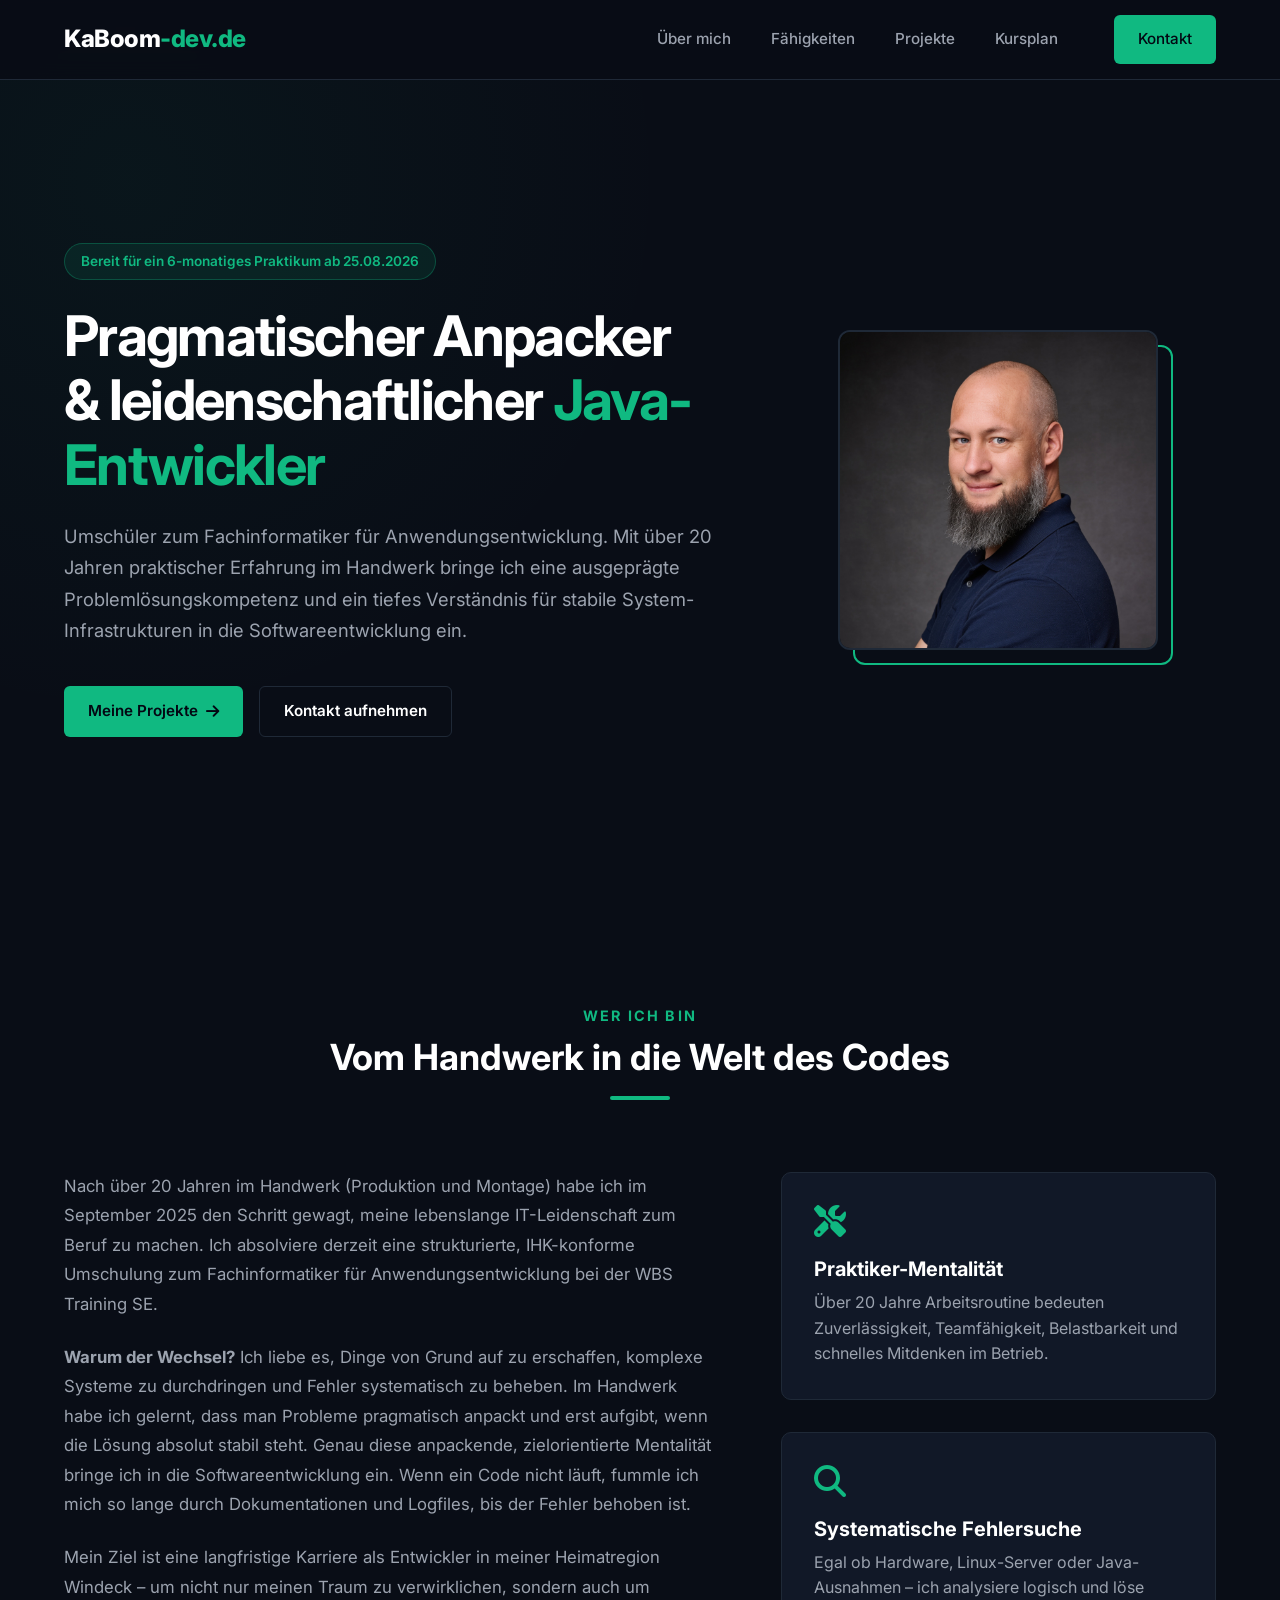
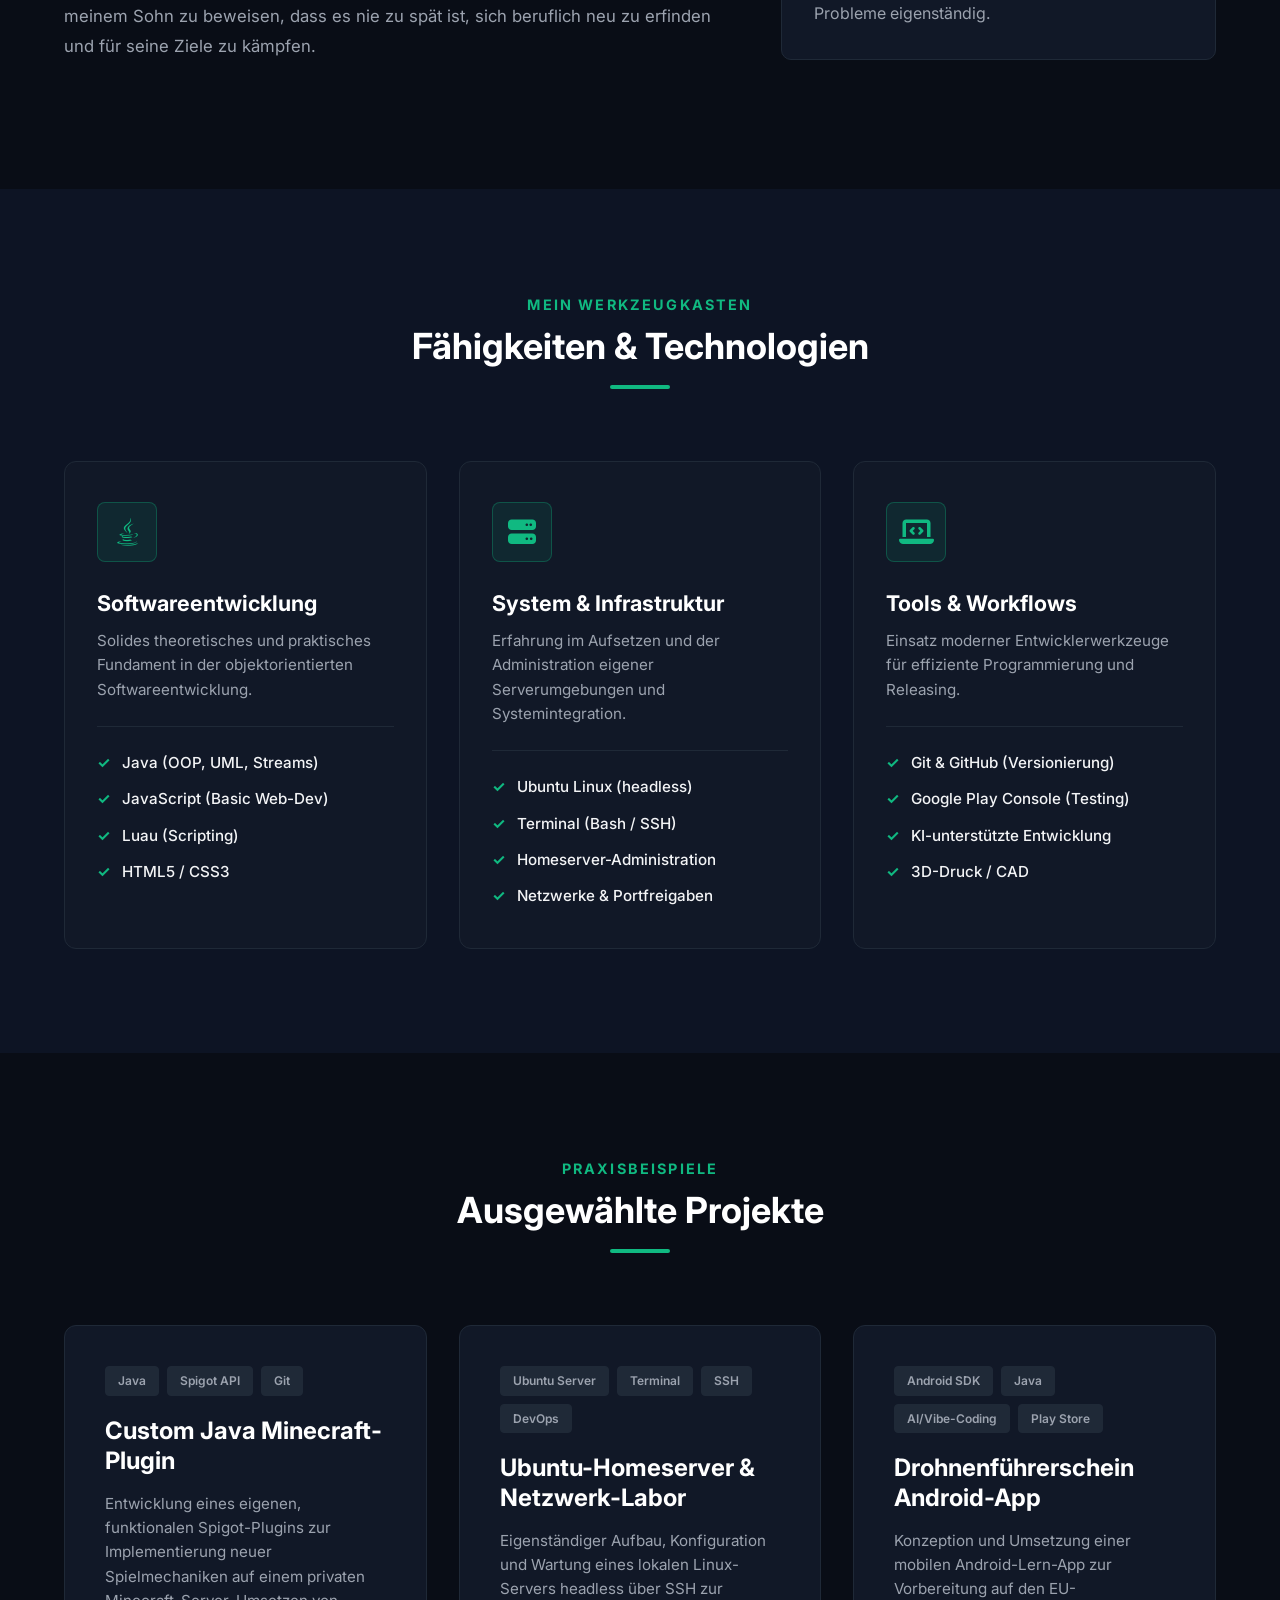
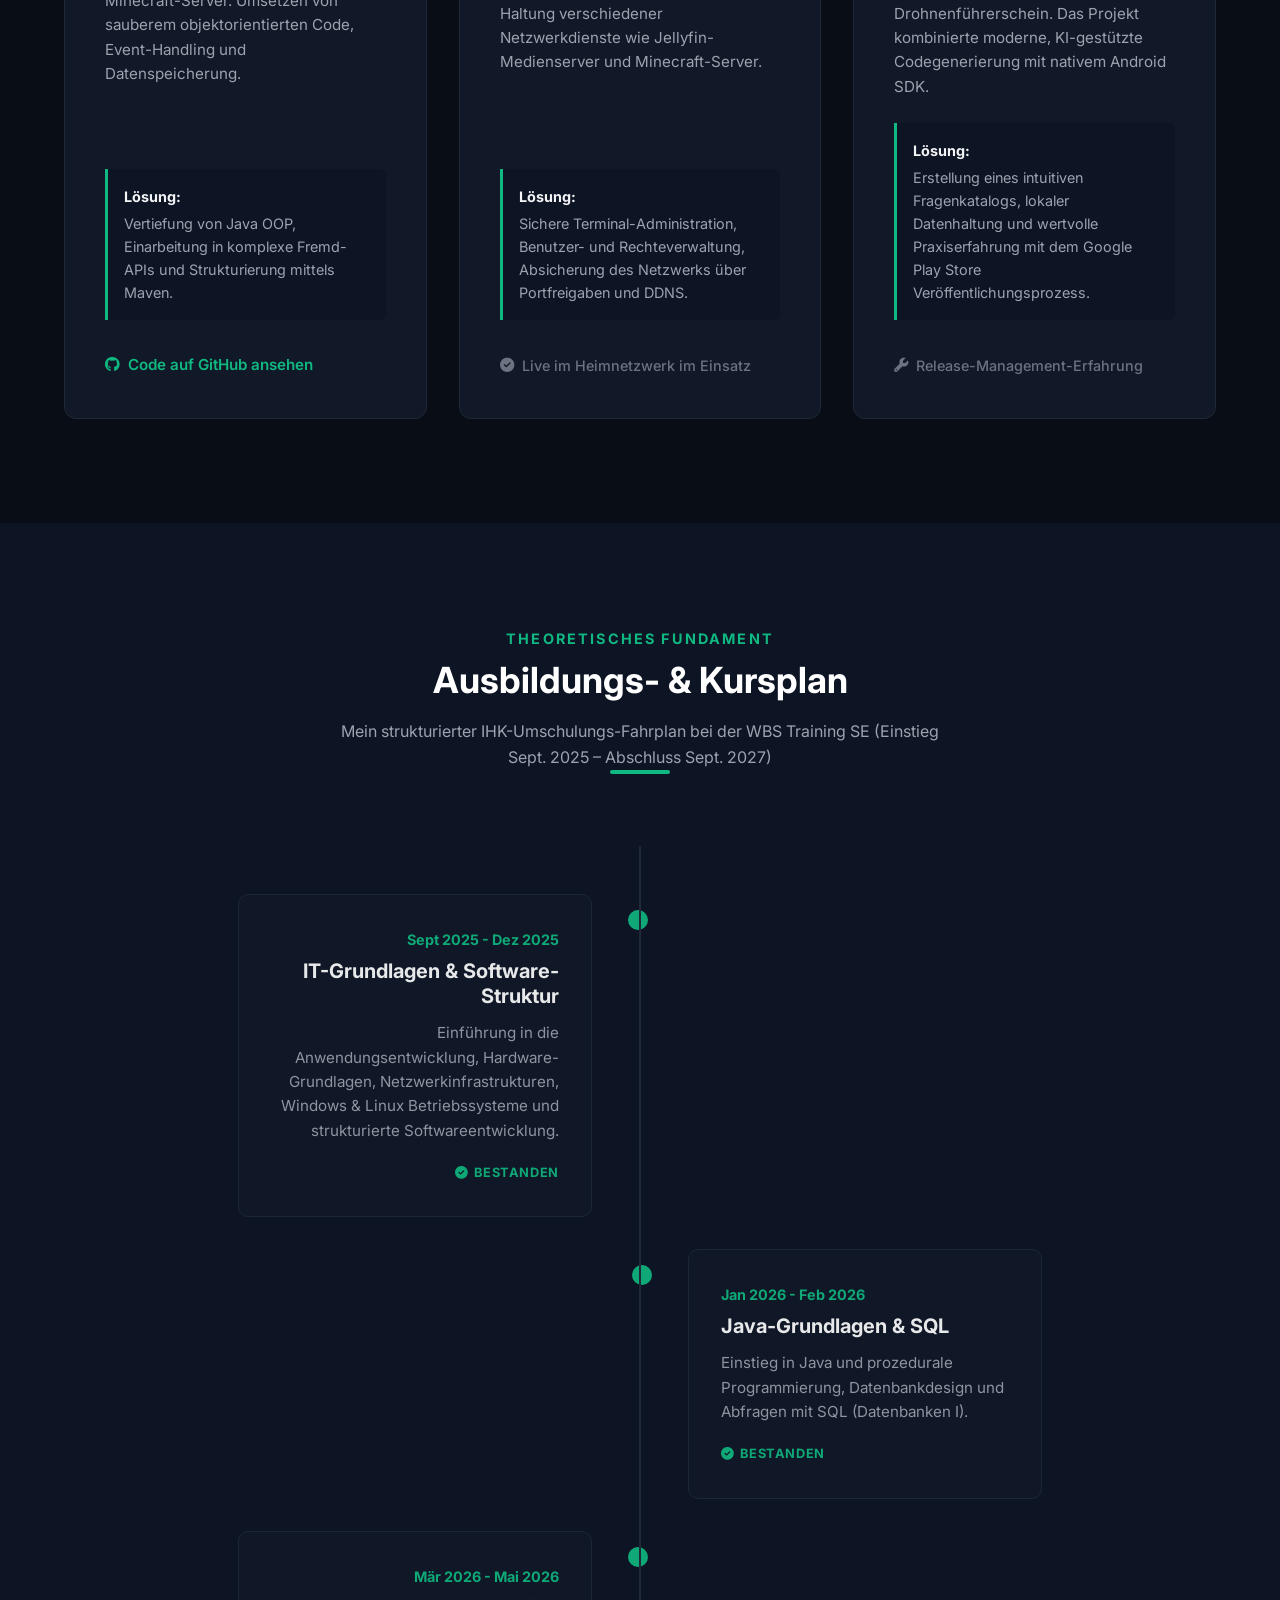
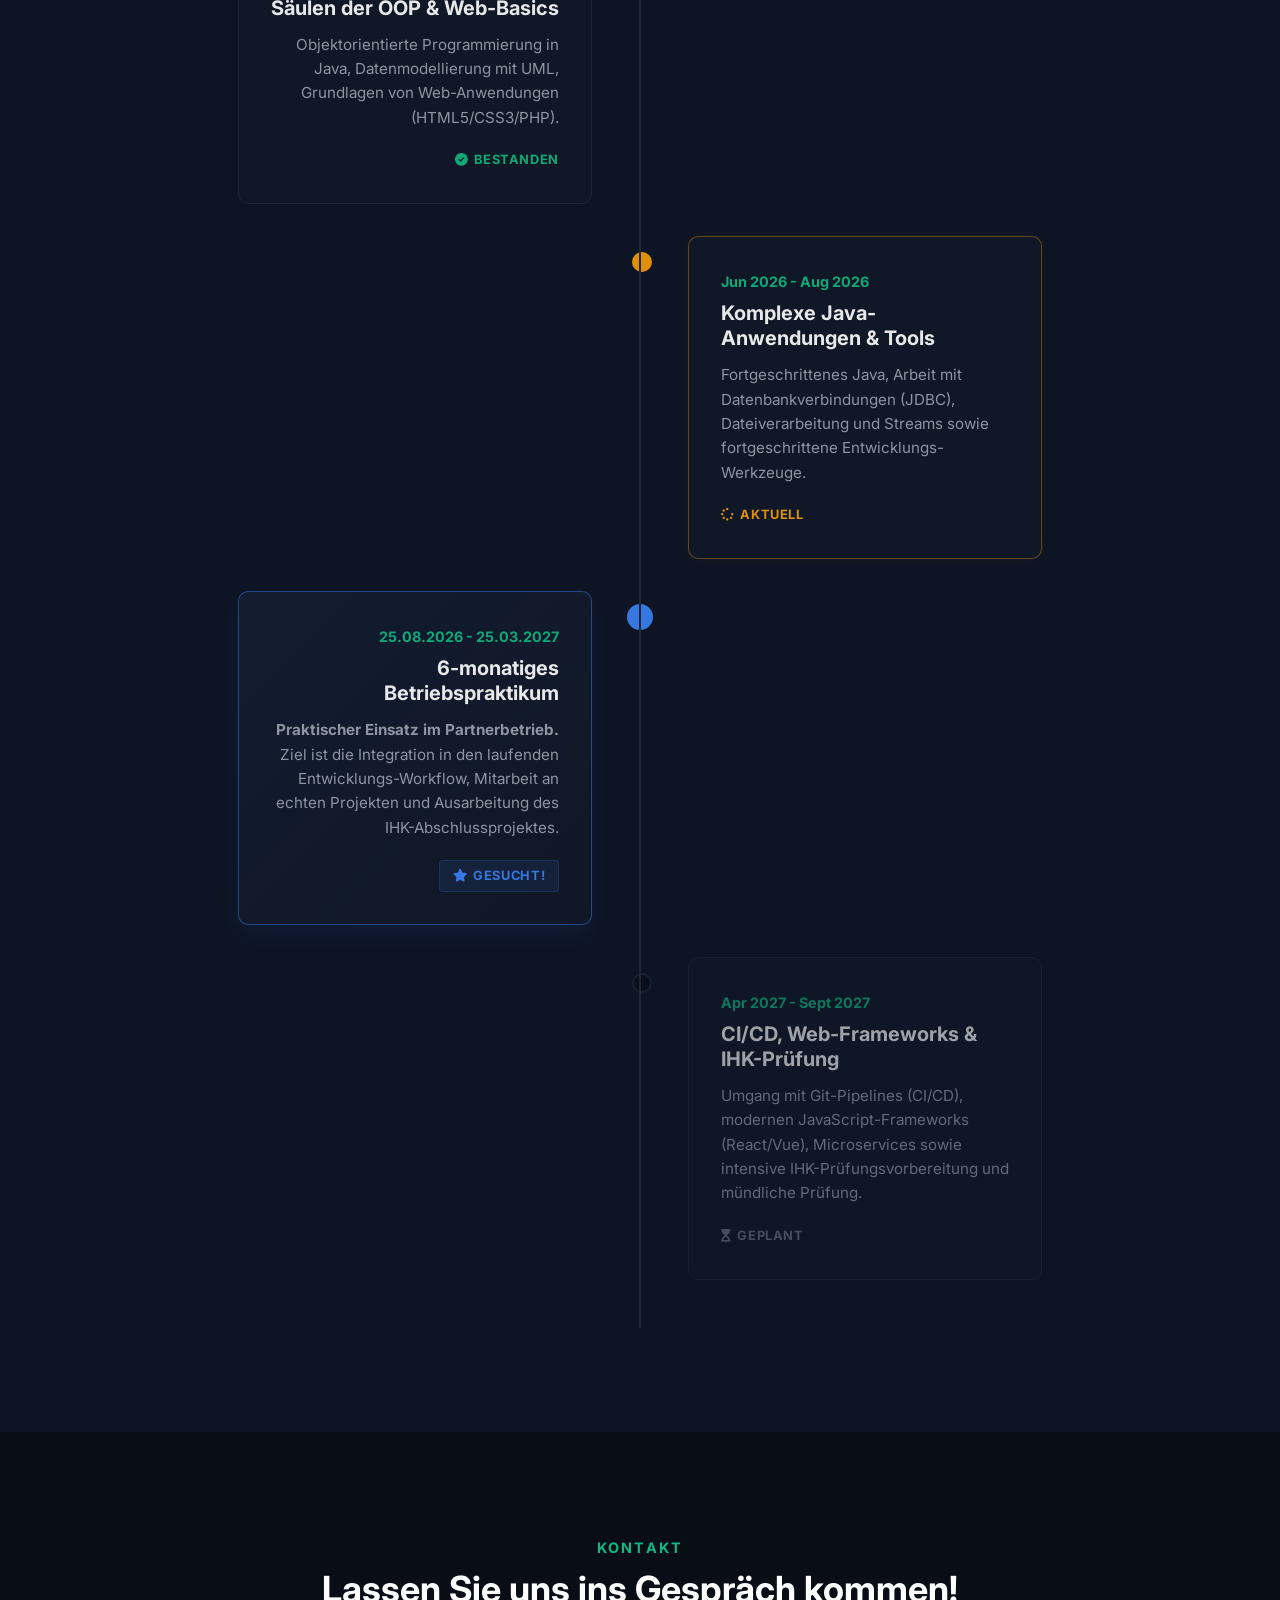
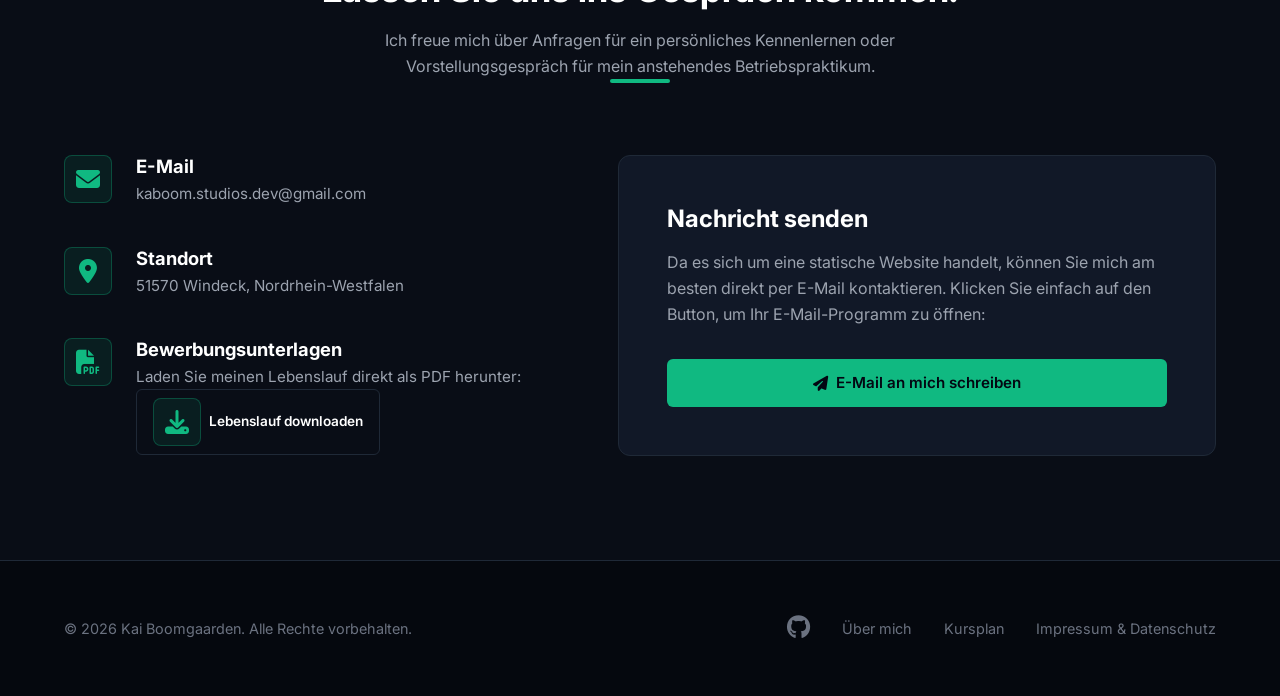
<file: index.html>
<!DOCTYPE html>
<html lang="de">
<head>
    <meta charset="UTF-8">
    <meta name="viewport" content="width=device-width, initial-scale=1.0">
    <title>Kai Boomgaarden | Portfolio - Fachinformatiker für Anwendungsentwicklung</title>
    <meta name="description" content="Portfolio von Kai Boomgaarden – Angehender Fachinformatiker für Anwendungsentwicklung. Projekte in Java, Linux-Administration und mobiler Entwicklung.">
    <!-- Google Fonts: Inter for a modern look -->
    <link rel="preconnect" href="https://fonts.googleapis.com">
    <link rel="preconnect" href="https://fonts.gstatic.com" crossorigin>
    <link href="https://fonts.googleapis.com/css2?family=Inter:wght@300;400;500;600;700;800&display=swap" rel="stylesheet">
    <!-- Font Awesome Icons -->
    <link rel="stylesheet" href="https://cdnjs.cloudflare.com/ajax/libs/font-awesome/6.4.0/css/all.min.css">
    <!-- Custom Style -->
    <link rel="stylesheet" href="css/style.css">
</head>
<body>

    <!-- Header / Navigation -->
    <header class="navbar">
        <div class="container">
            <a href="#" class="logo">KaBoom<span>-dev.de</span></a>
            <nav class="nav-links" id="navLinks">
                <a href="#about">Über mich</a>
                <a href="#skills">Fähigkeiten</a>
                <a href="#projects">Projekte</a>
                <a href="#timeline">Kursplan</a>
                <a href="#contact" class="btn btn-primary nav-cta">Kontakt</a>
            </nav>
            <button class="mobile-menu-toggle" id="menuToggle" aria-label="Menü öffnen">
                <i class="fa-solid fa-bars"></i>
            </button>
        </div>
    </header>

    <!-- Hero Section -->
    <section class="hero">
        <div class="container hero-grid">
            <div class="hero-content">
                <span class="badge">Bereit für ein 6-monatiges Praktikum ab 25.08.2026</span>
                <h1>Pragmatischer Anpacker <br>&amp; leidenschaftlicher <span class="highlight">Java-Entwickler</span></h1>
                <p class="hero-lead">
                    Umschüler zum Fachinformatiker für Anwendungsentwicklung. Mit über 20 Jahren praktischer Erfahrung im Handwerk bringe ich eine ausgeprägte Problemlösungskompetenz und ein tiefes Verständnis für stabile System-Infrastrukturen in die Softwareentwicklung ein.
                </p>
                <div class="hero-actions">
                    <a href="#projects" class="btn btn-primary">Meine Projekte <i class="fa-solid fa-arrow-right"></i></a>
                    <a href="#contact" class="btn btn-secondary">Kontakt aufnehmen</a>
                </div>
            </div>
            <div class="hero-image-container">
                <div class="photo-frame">
                    <!-- Placeholder image that Kai can replace in assets/images/portrait.jpg -->
                    <img src="assets/images/portrait.jpg" alt="Kai Boomgaarden" class="profile-img" onerror="this.src='https://images.unsplash.com/photo-1507003211169-0a1dd7228f2d?fit=crop&w=500&h=500&q=80';">
                    <div class="frame-accent"></div>
                </div>
            </div>
        </div>
    </section>

    <!-- About Me Section -->
    <section id="about" class="about section-padding">
        <div class="container">
            <div class="section-header">
                <span class="section-subtitle">Wer ich bin</span>
                <h2>Vom Handwerk in die Welt des Codes</h2>
                <div class="underline"></div>
            </div>
            <div class="about-grid">
                <div class="about-text">
                    <p>
                        Nach über 20 Jahren im Handwerk (Produktion und Montage) habe ich im September 2025 den Schritt gewagt, meine lebenslange IT-Leidenschaft zum Beruf zu machen. Ich absolviere derzeit eine strukturierte, IHK-konforme Umschulung zum Fachinformatiker für Anwendungsentwicklung bei der WBS Training SE.
                    </p>
                    <p>
                        <strong>Warum der Wechsel?</strong> Ich liebe es, Dinge von Grund auf zu erschaffen, komplexe Systeme zu durchdringen und Fehler systematisch zu beheben. Im Handwerk habe ich gelernt, dass man Probleme pragmatisch anpackt und erst aufgibt, wenn die Lösung absolut stabil steht. Genau diese anpackende, zielorientierte Mentalität bringe ich in die Softwareentwicklung ein. Wenn ein Code nicht läuft, fummle ich mich so lange durch Dokumentationen und Logfiles, bis der Fehler behoben ist.
                    </p>
                    <p>
                        Mein Ziel ist eine langfristige Karriere als Entwickler in meiner Heimatregion Windeck – um nicht nur meinen Traum zu verwirklichen, sondern auch um meinem Sohn zu beweisen, dass es nie zu spät ist, sich beruflich neu zu erfinden und für seine Ziele zu kämpfen.
                    </p>
                </div>
                <div class="about-highlights">
                    <div class="highlight-card">
                        <i class="fa-solid fa-screwdriver-wrench"></i>
                        <h3>Praktiker-Mentalität</h3>
                        <p>Über 20 Jahre Arbeitsroutine bedeuten Zuverlässigkeit, Teamfähigkeit, Belastbarkeit und schnelles Mitdenken im Betrieb.</p>
                    </div>
                    <div class="highlight-card">
                        <i class="fa-solid fa-magnifying-glass"></i>
                        <h3>Systematische Fehlersuche</h3>
                        <p>Egal ob Hardware, Linux-Server oder Java-Ausnahmen – ich analysiere logisch und löse Probleme eigenständig.</p>
                    </div>
                </div>
            </div>
        </div>
    </section>

    <!-- Skills Section -->
    <section id="skills" class="skills section-padding bg-light">
        <div class="container">
            <div class="section-header">
                <span class="section-subtitle">Mein Werkzeugkasten</span>
                <h2>Fähigkeiten &amp; Technologien</h2>
                <div class="underline"></div>
            </div>
            <div class="skills-grid">
                <!-- Skill Category 1 -->
                <div class="skills-card">
                    <div class="skills-icon"><i class="fa-brands fa-java"></i></div>
                    <h3>Softwareentwicklung</h3>
                    <p>Solides theoretisches und praktisches Fundament in der objektorientierten Softwareentwicklung.</p>
                    <ul class="skills-list">
                        <li>Java (OOP, UML, Streams)</li>
                        <li>JavaScript (Basic Web-Dev)</li>
                        <li>Luau (Scripting)</li>
                        <li>HTML5 / CSS3</li>
                    </ul>
                </div>
                <!-- Skill Category 2 -->
                <div class="skills-card">
                    <div class="skills-icon"><i class="fa-solid fa-server"></i></div>
                    <h3>System &amp; Infrastruktur</h3>
                    <p>Erfahrung im Aufsetzen und der Administration eigener Serverumgebungen und Systemintegration.</p>
                    <ul class="skills-list">
                        <li>Ubuntu Linux (headless)</li>
                        <li>Terminal (Bash / SSH)</li>
                        <li>Homeserver-Administration</li>
                        <li>Netzwerke &amp; Portfreigaben</li>
                    </ul>
                </div>
                <!-- Skill Category 3 -->
                <div class="skills-card">
                    <div class="skills-icon"><i class="fa-solid fa-laptop-code"></i></div>
                    <h3>Tools &amp; Workflows</h3>
                    <p>Einsatz moderner Entwicklerwerkzeuge für effiziente Programmierung und Releasing.</p>
                    <ul class="skills-list">
                        <li>Git &amp; GitHub (Versionierung)</li>
                        <li>Google Play Console (Testing)</li>
                        <li>KI-unterstützte Entwicklung</li>
                        <li>3D-Druck / CAD</li>
                    </ul>
                </div>
            </div>
        </div>
    </section>

    <!-- Projects Section -->
    <section id="projects" class="projects section-padding">
        <div class="container">
            <div class="section-header">
                <span class="section-subtitle">Praxisbeispiele</span>
                <h2>Ausgewählte Projekte</h2>
                <div class="underline"></div>
            </div>
            <div class="projects-grid">
                <!-- Project 1: Minecraft Java Plugin -->
                <div class="project-card">
                    <div class="project-content">
                        <div class="project-tags">
                            <span class="tag">Java</span>
                            <span class="tag">Spigot API</span>
                            <span class="tag">Git</span>
                        </div>
                        <h3>Custom Java Minecraft-Plugin</h3>
                        <p class="project-desc">
                            Entwicklung eines eigenen, funktionalen Spigot-Plugins zur Implementierung neuer Spielmechaniken auf einem privaten Minecraft-Server. Umsetzen von sauberem objektorientierten Code, Event-Handling und Datenspeicherung.
                        </p>
                        <div class="project-features">
                            <strong>Lösung:</strong> Vertiefung von Java OOP, Einarbeitung in komplexe Fremd-APIs und Strukturierung mittels Maven.
                        </div>
                        <div class="project-links">
                            <a href="https://github.com/KaBoomStudios/KaBoomEnchants" target="_blank" class="project-link"><i class="fa-brands fa-github"></i> Code auf GitHub ansehen</a>
                        </div>
                    </div>
                </div>

                <!-- Project 2: Linux Homeserver -->
                <div class="project-card">
                    <div class="project-content">
                        <div class="project-tags">
                            <span class="tag">Ubuntu Server</span>
                            <span class="tag">Terminal</span>
                            <span class="tag">SSH</span>
                            <span class="tag">DevOps</span>
                        </div>
                        <h3>Ubuntu-Homeserver &amp; Netzwerk-Labor</h3>
                        <p class="project-desc">
                            Eigenständiger Aufbau, Konfiguration und Wartung eines lokalen Linux-Servers headless über SSH zur Haltung verschiedener Netzwerkdienste wie Jellyfin-Medienserver und Minecraft-Server.
                        </p>
                        <div class="project-features">
                            <strong>Lösung:</strong> Sichere Terminal-Administration, Benutzer- und Rechteverwaltung, Absicherung des Netzwerks über Portfreigaben und DDNS.
                        </div>
                        <div class="project-links">
                            <span class="project-link-inactive"><i class="fa-solid fa-circle-check"></i> Live im Heimnetzwerk im Einsatz</span>
                        </div>
                    </div>
                </div>

                <!-- Project 3: Drohnenführerschein-App -->
                <div class="project-card">
                    <div class="project-content">
                        <div class="project-tags">
                            <span class="tag">Android SDK</span>
                            <span class="tag">Java</span>
                            <span class="tag">AI/Vibe-Coding</span>
                            <span class="tag">Play Store</span>
                        </div>
                        <h3>Drohnenführerschein Android-App</h3>
                        <p class="project-desc">
                            Konzeption und Umsetzung einer mobilen Android-Lern-App zur Vorbereitung auf den EU-Drohnenführerschein. Das Projekt kombinierte moderne, KI-gestützte Codegenerierung mit nativem Android SDK.
                        </p>
                        <div class="project-features">
                            <strong>Lösung:</strong> Erstellung eines intuitiven Fragenkatalogs, lokaler Datenhaltung und wertvolle Praxiserfahrung mit dem Google Play Store Veröffentlichungsprozess.
                        </div>
                        <div class="project-links">
                            <span class="project-link-inactive"><i class="fa-solid fa-wrench"></i> Release-Management-Erfahrung</span>
                        </div>
                    </div>
                </div>
            </div>
        </div>
    </section>

    <!-- Timeline / Kursplan Section -->
    <section id="timeline" class="timeline-section section-padding bg-light">
        <div class="container">
            <div class="section-header">
                <span class="section-subtitle">Theoretisches Fundament</span>
                <h2>Ausbildungs- &amp; Kursplan</h2>
                <p class="section-intro">Mein strukturierter IHK-Umschulungs-Fahrplan bei der WBS Training SE (Einstieg Sept. 2025 – Abschluss Sept. 2027)</p>
                <div class="underline"></div>
            </div>
            
            <div class="timeline">
                <!-- Timeline Item 1 -->
                <div class="timeline-item left completed">
                    <div class="timeline-content">
                        <span class="timeline-date">Sept 2025 - Dez 2025</span>
                        <h3>IT-Grundlagen &amp; Software-Struktur</h3>
                        <p>Einführung in die Anwendungsentwicklung, Hardware-Grundlagen, Netzwerkinfrastrukturen, Windows &amp; Linux Betriebssysteme und strukturierte Softwareentwicklung.</p>
                        <span class="timeline-badge"><i class="fa-solid fa-circle-check"></i> Bestanden</span>
                    </div>
                </div>
                
                <!-- Timeline Item 2 -->
                <div class="timeline-item right completed">
                    <div class="timeline-content">
                        <span class="timeline-date">Jan 2026 - Feb 2026</span>
                        <h3>Java-Grundlagen &amp; SQL</h3>
                        <p>Einstieg in Java und prozedurale Programmierung, Datenbankdesign und Abfragen mit SQL (Datenbanken I).</p>
                        <span class="timeline-badge"><i class="fa-solid fa-circle-check"></i> Bestanden</span>
                    </div>
                </div>

                <!-- Timeline Item 3 -->
                <div class="timeline-item left completed">
                    <div class="timeline-content">
                        <span class="timeline-date">Mär 2026 - Mai 2026</span>
                        <h3>Säulen der OOP &amp; Web-Basics</h3>
                        <p>Objektorientierte Programmierung in Java, Datenmodellierung mit UML, Grundlagen von Web-Anwendungen (HTML5/CSS3/PHP).</p>
                        <span class="timeline-badge"><i class="fa-solid fa-circle-check"></i> Bestanden</span>
                    </div>
                </div>

                <!-- Timeline Item 4 -->
                <div class="timeline-item right in-progress">
                    <div class="timeline-content">
                        <span class="timeline-date">Jun 2026 - Aug 2026</span>
                        <h3>Komplexe Java-Anwendungen &amp; Tools</h3>
                        <p>Fortgeschrittenes Java, Arbeit mit Datenbankverbindungen (JDBC), Dateiverarbeitung und Streams sowie fortgeschrittene Entwicklungs-Werkzeuge.</p>
                        <span class="timeline-badge active"><i class="fa-solid fa-spinner fa-spin"></i> Aktuell</span>
                    </div>
                </div>

                <!-- Timeline Item 5 -->
                <div class="timeline-item left highlight-prak">
                    <div class="timeline-content">
                        <span class="timeline-date">25.08.2026 - 25.03.2027</span>
                        <h3>6-monatiges Betriebspraktikum</h3>
                        <p><strong>Praktischer Einsatz im Partnerbetrieb.</strong> Ziel ist die Integration in den laufenden Entwicklungs-Workflow, Mitarbeit an echten Projekten und Ausarbeitung des IHK-Abschlussprojektes.</p>
                        <span class="timeline-badge target"><i class="fa-solid fa-star"></i> Gesucht!</span>
                    </div>
                </div>

                <!-- Timeline Item 6 -->
                <div class="timeline-item right planned">
                    <div class="timeline-content">
                        <span class="timeline-date">Apr 2027 - Sept 2027</span>
                        <h3>CI/CD, Web-Frameworks &amp; IHK-Prüfung</h3>
                        <p>Umgang mit Git-Pipelines (CI/CD), modernen JavaScript-Frameworks (React/Vue), Microservices sowie intensive IHK-Prüfungsvorbereitung und mündliche Prüfung.</p>
                        <span class="timeline-badge future"><i class="fa-solid fa-hourglass-start"></i> Geplant</span>
                    </div>
                </div>
            </div>
        </div>
    </section>

    <!-- Contact Section -->
    <section id="contact" class="contact section-padding">
        <div class="container">
            <div class="section-header">
                <span class="section-subtitle">Kontakt</span>
                <h2>Lassen Sie uns ins Gespräch kommen!</h2>
                <p class="section-intro">Ich freue mich über Anfragen für ein persönliches Kennenlernen oder Vorstellungsgespräch für mein anstehendes Betriebspraktikum.</p>
                <div class="underline"></div>
            </div>
            
            <div class="contact-grid">
                <div class="contact-info">
                    <div class="contact-info-item">
                        <i class="fa-solid fa-envelope"></i>
                        <div>
                            <h3>E-Mail</h3>
                            <p><a href="mailto:kaboom.studios.dev@gmail.com">kaboom.studios.dev@gmail.com</a></p>
                        </div>
                    </div>
                    <div class="contact-info-item">
                        <i class="fa-solid fa-location-dot"></i>
                        <div>
                            <h3>Standort</h3>
                            <p>51570 Windeck, Nordrhein-Westfalen</p>
                        </div>
                    </div>
                    <div class="contact-info-item">
                        <i class="fa-solid fa-file-pdf"></i>
                        <div>
                            <h3>Bewerbungsunterlagen</h3>
                            <p>Laden Sie meinen Lebenslauf direkt als PDF herunter:</p>
                            <a href="assets/documents/lebenslauf.pdf" class="btn btn-secondary btn-sm" download><i class="fa-solid fa-download"></i> Lebenslauf downloaden</a>
                        </div>
                    </div>
                </div>
                
                <div class="contact-card">
                    <h3>Nachricht senden</h3>
                    <p>Da es sich um eine statische Website handelt, können Sie mich am besten direkt per E-Mail kontaktieren. Klicken Sie einfach auf den Button, um Ihr E-Mail-Programm zu öffnen:</p>
                    <a href="mailto:kaboom.studios.dev@gmail.com?subject=Bewerbung%20Praktikum%20Fachinformatiker" class="btn btn-primary btn-block"><i class="fa-solid fa-paper-plane"></i> E-Mail an mich schreiben</a>
                </div>
            </div>
        </div>
    </section>

    <!-- Footer -->
    <footer class="footer">
        <div class="container footer-content">
            <p>&copy; 2026 Kai Boomgaarden. Alle Rechte vorbehalten.</p>
            <div class="footer-links">
                <a href="https://github.com/KaBoomStudios" target="_blank" aria-label="GitHub"><i class="fa-brands fa-github"></i></a>
                <a href="#about">Über mich</a>
                <a href="#timeline">Kursplan</a>
                <a href="legal.html">Impressum &amp; Datenschutz</a>
            </div>
        </div>
    </footer>

    <!-- Custom Script -->
    <script src="js/script.js"></script>
</body>
</html>
</file>
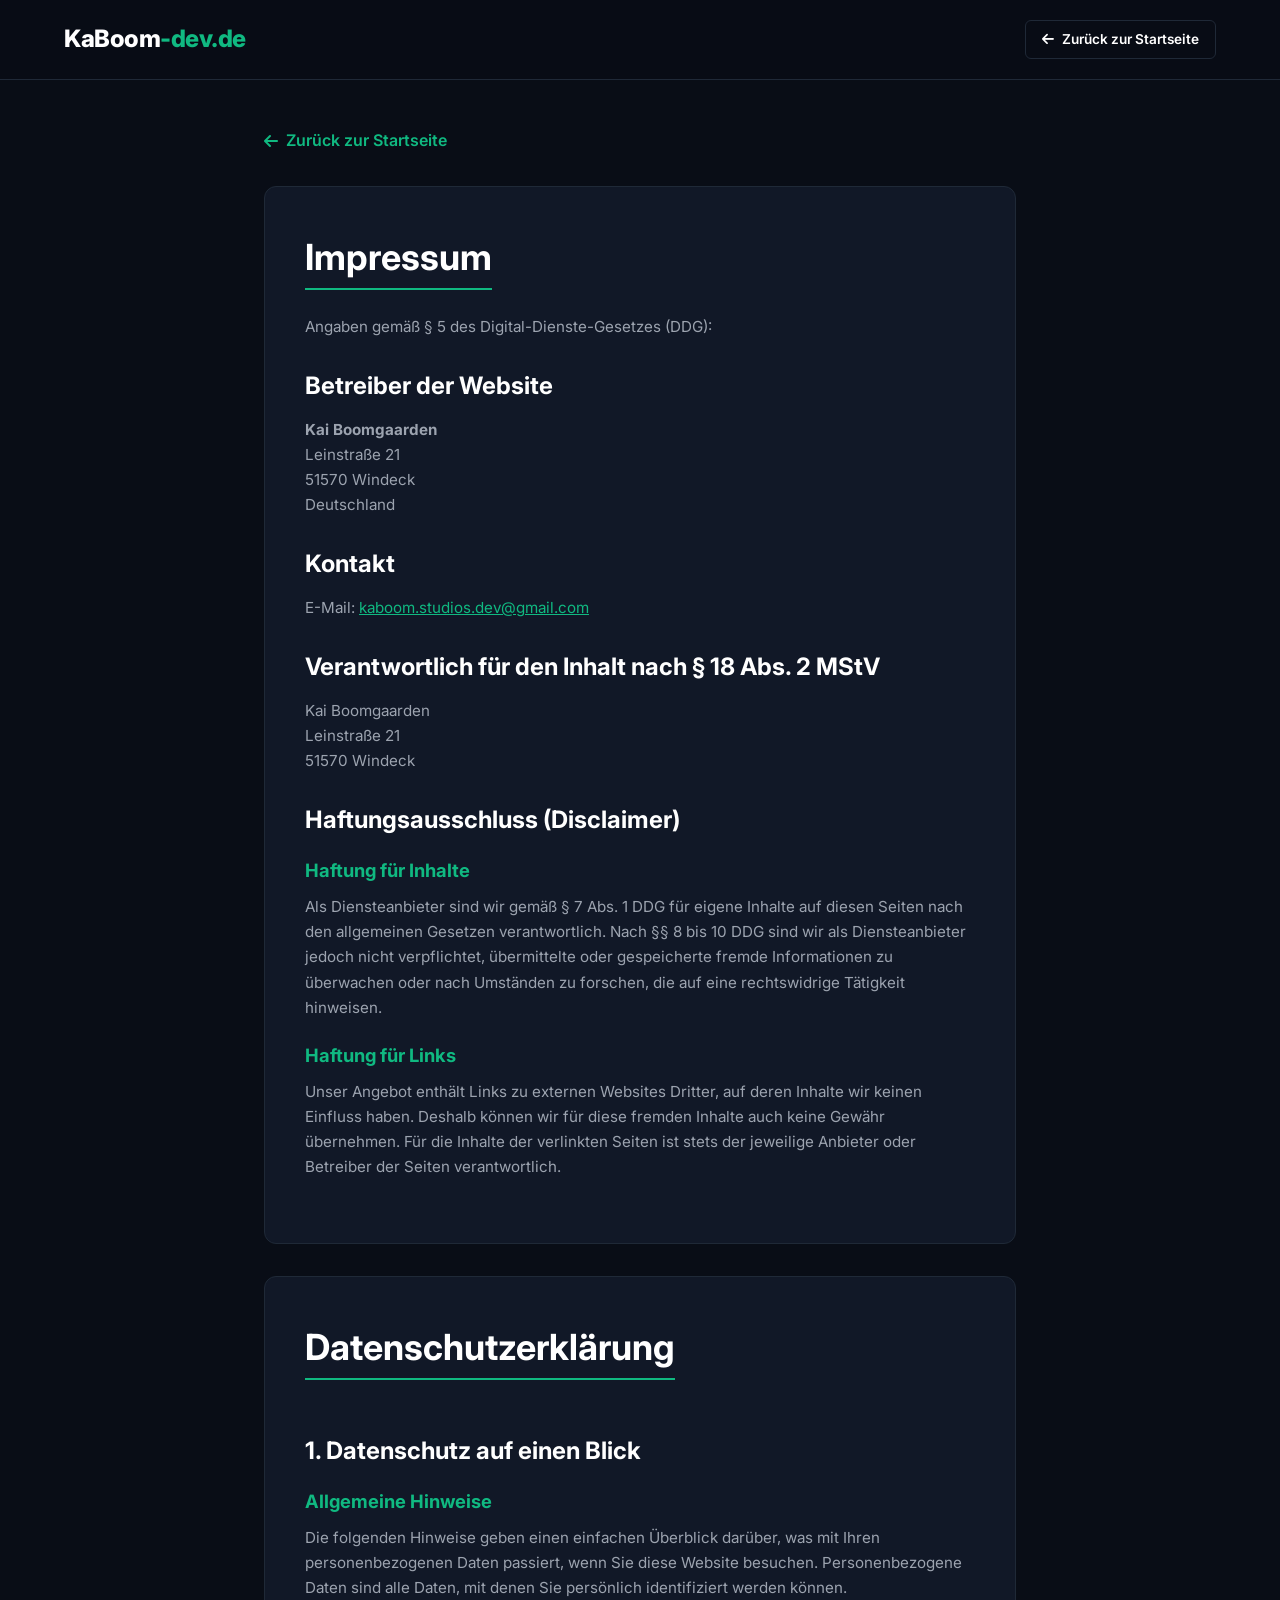
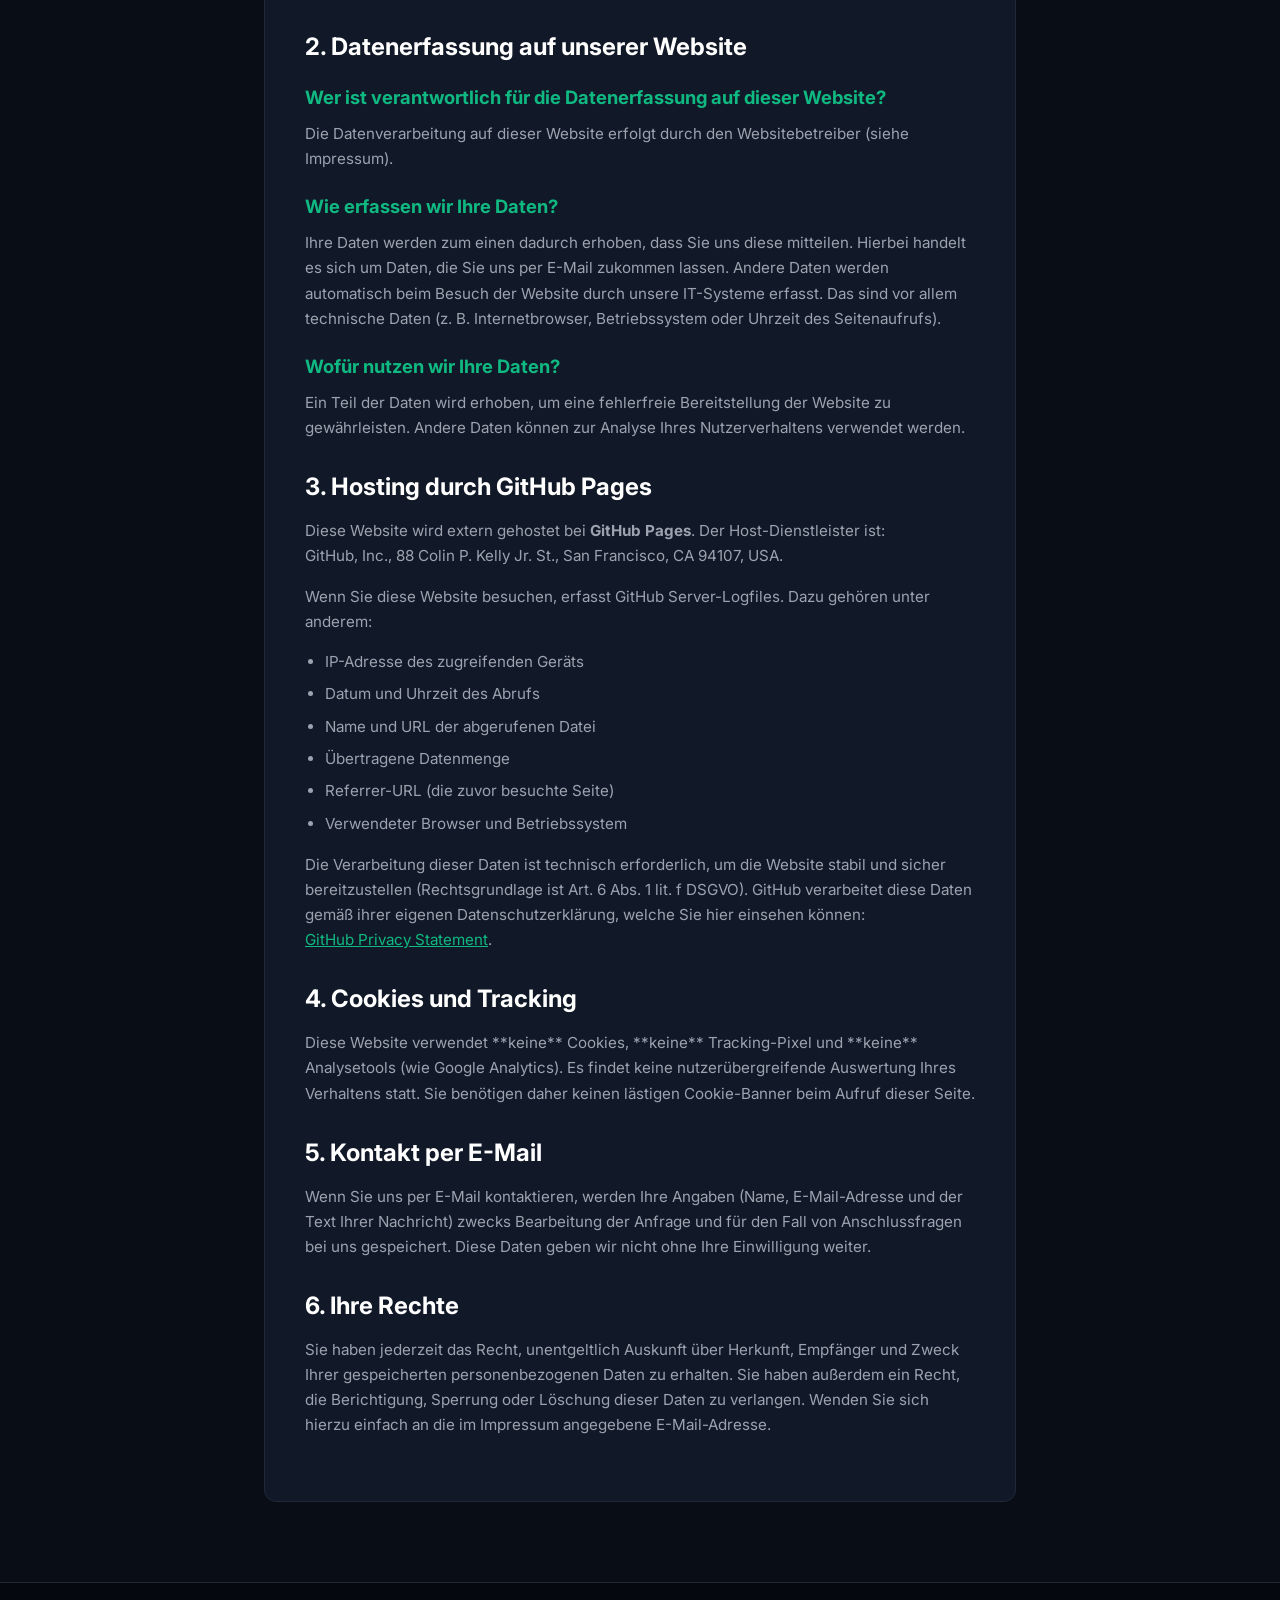
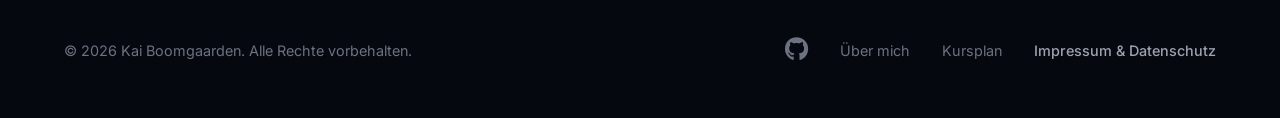
<file: legal.html>
<!DOCTYPE html>
<html lang="de">
<head>
    <meta charset="UTF-8">
    <meta name="viewport" content="width=device-width, initial-scale=1.0">
    <title>Impressum &amp; Datenschutz | KaBoom-dev.de</title>
    <!-- Google Fonts -->
    <link rel="preconnect" href="https://fonts.googleapis.com">
    <link rel="preconnect" href="https://fonts.gstatic.com" crossorigin>
    <link href="https://fonts.googleapis.com/css2?family=Inter:wght@300;400;500;600;700;800&display=swap" rel="stylesheet">
    <!-- Font Awesome -->
    <link rel="stylesheet" href="https://cdnjs.cloudflare.com/ajax/libs/font-awesome/6.4.0/css/all.min.css">
    <!-- Custom Style (Wir nutzen das gleiche Stylesheet für das Design!) -->
    <link rel="stylesheet" href="css/style.css">
    <style>
        .legal-container {
            max-width: 800px;
            margin: calc(var(--header-height) + 3rem) auto 5rem auto;
            padding: 0 1.5rem;
        }
        .legal-card {
            background-color: var(--bg-surface);
            border: 1px solid var(--border-color);
            border-radius: 12px;
            padding: 3rem 2.5rem;
            margin-bottom: 2rem;
        }
        .legal-card h1 {
            font-size: 2.25rem;
            margin-bottom: 1.5rem;
            color: #ffffff;
            border-bottom: 2px solid var(--primary);
            padding-bottom: 0.5rem;
            display: inline-block;
        }
        .legal-card h2 {
            font-size: 1.5rem;
            margin: 2rem 0 1rem 0;
            color: #ffffff;
        }
        .legal-card h3 {
            font-size: 1.15rem;
            margin: 1.5rem 0 0.75rem 0;
            color: var(--primary);
        }
        .legal-card p {
            margin-bottom: 1rem;
            font-size: 0.95rem;
            line-height: 1.65;
            color: var(--text-muted);
        }
        .legal-card ul {
            margin-bottom: 1rem;
            padding-left: 1.25rem;
            color: var(--text-muted);
        }
        .legal-card li {
            margin-bottom: 0.5rem;
            font-size: 0.95rem;
        }
        .back-link {
            display: inline-flex;
            align-items: center;
            gap: 0.5rem;
            color: var(--primary);
            font-weight: 600;
            margin-bottom: 2rem;
            transition: var(--transition-fast);
        }
        .back-link:hover {
            color: var(--primary-hover);
            transform: translateX(-3px);
        }
    </style>
</head>
<body>

    <!-- Header / Navigation (Schlanke Version) -->
    <header class="navbar">
        <div class="container">
            <a href="index.html" class="logo">KaBoom<span>-dev.de</span></a>
            <a href="index.html" class="btn btn-secondary btn-sm"><i class="fa-solid fa-arrow-left"></i> Zurück zur Startseite</a>
        </div>
    </header>

    <!-- Content Area -->
    <main class="legal-container">
        <a href="index.html" class="back-link"><i class="fa-solid fa-arrow-left"></i> Zurück zur Startseite</a>

        <!-- Impressum -->
        <div class="legal-card">
            <h1>Impressum</h1>
            <p>Angaben gemäß § 5 des Digital-Dienste-Gesetzes (DDG):</p>
            
            <h2>Betreiber der Website</h2>
            <p>
                <strong>Kai Boomgaarden</strong><br>
                Leinstraße 21<br>
                51570 Windeck<br>
                Deutschland
            </p>

            <h2>Kontakt</h2>
            <p>
                E-Mail: <a href="mailto:kaboom.studios.dev@gmail.com" style="color: var(--primary); text-decoration: underline;">kaboom.studios.dev@gmail.com</a>
            </p>

            <h2>Verantwortlich für den Inhalt nach § 18 Abs. 2 MStV</h2>
            <p>
                Kai Boomgaarden<br>
                Leinstraße 21<br>
                51570 Windeck
            </p>

            <h2>Haftungsausschluss (Disclaimer)</h2>
            <h3>Haftung für Inhalte</h3>
            <p>
                Als Diensteanbieter sind wir gemäß § 7 Abs. 1 DDG für eigene Inhalte auf diesen Seiten nach den allgemeinen Gesetzen verantwortlich. Nach §§ 8 bis 10 DDG sind wir als Diensteanbieter jedoch nicht verpflichtet, übermittelte oder gespeicherte fremde Informationen zu überwachen oder nach Umständen zu forschen, die auf eine rechtswidrige Tätigkeit hinweisen.
            </p>
            <h3>Haftung für Links</h3>
            <p>
                Unser Angebot enthält Links zu externen Websites Dritter, auf deren Inhalte wir keinen Einfluss haben. Deshalb können wir für diese fremden Inhalte auch keine Gewähr übernehmen. Für die Inhalte der verlinkten Seiten ist stets der jeweilige Anbieter oder Betreiber der Seiten verantwortlich.
            </p>
        </div>

        <!-- Datenschutzerklärung -->
        <div class="legal-card">
            <h1>Datenschutzerklärung</h1>
            
            <h2>1. Datenschutz auf einen Blick</h2>
            <h3>Allgemeine Hinweise</h3>
            <p>
                Die folgenden Hinweise geben einen einfachen Überblick darüber, was mit Ihren personenbezogenen Daten passiert, wenn Sie diese Website besuchen. Personenbezogene Daten sind alle Daten, mit denen Sie persönlich identifiziert werden können.
            </p>

            <h2>2. Datenerfassung auf unserer Website</h2>
            <h3>Wer ist verantwortlich für die Datenerfassung auf dieser Website?</h3>
            <p>
                Die Datenverarbeitung auf dieser Website erfolgt durch den Websitebetreiber (siehe Impressum).
            </p>
            
            <h3>Wie erfassen wir Ihre Daten?</h3>
            <p>
                Ihre Daten werden zum einen dadurch erhoben, dass Sie uns diese mitteilen. Hierbei handelt es sich um Daten, die Sie uns per E-Mail zukommen lassen. Andere Daten werden automatisch beim Besuch der Website durch unsere IT-Systeme erfasst. Das sind vor allem technische Daten (z. B. Internetbrowser, Betriebssystem oder Uhrzeit des Seitenaufrufs).
            </p>

            <h3>Wofür nutzen wir Ihre Daten?</h3>
            <p>
                Ein Teil der Daten wird erhoben, um eine fehlerfreie Bereitstellung der Website zu gewährleisten. Andere Daten können zur Analyse Ihres Nutzerverhaltens verwendet werden.
            </p>

            <h2>3. Hosting durch GitHub Pages</h2>
            <p>
                Diese Website wird extern gehostet bei <strong>GitHub Pages</strong>. Der Host-Dienstleister ist:<br>
                GitHub, Inc., 88 Colin P. Kelly Jr. St., San Francisco, CA 94107, USA.
            </p>
            <p>
                Wenn Sie diese Website besuchen, erfasst GitHub Server-Logfiles. Dazu gehören unter anderem:
            </p>
            <ul>
                <li>IP-Adresse des zugreifenden Geräts</li>
                <li>Datum und Uhrzeit des Abrufs</li>
                <li>Name und URL der abgerufenen Datei</li>
                <li>Übertragene Datenmenge</li>
                <li>Referrer-URL (die zuvor besuchte Seite)</li>
                <li>Verwendeter Browser und Betriebssystem</li>
            </ul>
            <p>
                Die Verarbeitung dieser Daten ist technisch erforderlich, um die Website stabil und sicher bereitzustellen (Rechtsgrundlage ist Art. 6 Abs. 1 lit. f DSGVO). GitHub verarbeitet diese Daten gemäß ihrer eigenen Datenschutzerklärung, welche Sie hier einsehen können:<br>
                <a href="https://docs.github.com/en/site-policy/privacy-policies/github-privacy-statement" target="_blank" style="color: var(--primary); text-decoration: underline;">GitHub Privacy Statement</a>.
            </p>

            <h2>4. Cookies und Tracking</h2>
            <p>
                Diese Website verwendet **keine** Cookies, **keine** Tracking-Pixel und **keine** Analysetools (wie Google Analytics). Es findet keine nutzerübergreifende Auswertung Ihres Verhaltens statt. Sie benötigen daher keinen lästigen Cookie-Banner beim Aufruf dieser Seite.
            </p>

            <h2>5. Kontakt per E-Mail</h2>
            <p>
                Wenn Sie uns per E-Mail kontaktieren, werden Ihre Angaben (Name, E-Mail-Adresse und der Text Ihrer Nachricht) zwecks Bearbeitung der Anfrage und für den Fall von Anschlussfragen bei uns gespeichert. Diese Daten geben wir nicht ohne Ihre Einwilligung weiter.
            </p>

            <h2>6. Ihre Rechte</h2>
            <p>
                Sie haben jederzeit das Recht, unentgeltlich Auskunft über Herkunft, Empfänger und Zweck Ihrer gespeicherten personenbezogenen Daten zu erhalten. Sie haben außerdem ein Recht, die Berichtigung, Sperrung oder Löschung dieser Daten zu verlangen. Wenden Sie sich hierzu einfach an die im Impressum angegebene E-Mail-Adresse.
            </p>
        </div>
    </main>

    <!-- Footer (Identisch) -->
    <footer class="footer">
        <div class="container footer-content">
            <p>&copy; 2026 Kai Boomgaarden. Alle Rechte vorbehalten.</p>
            <div class="footer-links">
                <a href="https://github.com/KaBoomStudios" target="_blank" aria-label="GitHub"><i class="fa-brands fa-github"></i></a>
                <a href="index.html#about">Über mich</a>
                <a href="index.html#timeline">Kursplan</a>
                <a href="legal.html" style="color: var(--text-muted); font-weight: 500;">Impressum &amp; Datenschutz</a>
            </div>
        </div>
    </footer>

</body>
</html>
</file>
<file: css/style.css>
/* ==========================================================================
   CSS PORTFOLIO - KAI BOOMGAARDEN
   Designed with a highly professional, modern dark tech theme (Emerald & Slate)
   ========================================================================== */

/* Variables / Theme Configuration */
:root {
    --primary: #10b981;          /* Emerald Green - represents growth, tech, action */
    --primary-hover: #059669;
    --primary-light: rgba(16, 185, 129, 0.1);
    
    --bg-dark: #090d16;          /* Deepest space blue-grey */
    --bg-surface: #111827;       /* Surface card background */
    --bg-surface-hover: #1f2937; /* Hovered surface background */
    --bg-light: #0d1424;         /* Section alternative background */
    
    --text-main: #f3f4f6;        /* Primary high-contrast text */
    --text-muted: #9ca3af;       /* Secondary descriptive text */
    --text-dark: #6b7280;        /* Deep grey placeholder text */
    
    --border-color: #1f2937;     /* High-quality subtle dark borders */
    --border-accent: rgba(16, 185, 129, 0.3);
    
    --font-sans: 'Inter', system-ui, -apple-system, sans-serif;
    --transition-fast: 0.2s cubic-bezier(0.4, 0, 0.2, 1);
    --transition-normal: 0.3s cubic-bezier(0.4, 0, 0.2, 1);
    
    --container-max-width: 1200px;
    --header-height: 80px;
}

/* Reset & Base Styles */
* {
    margin: 0;
    padding: 0;
    box-sizing: border-box;
}

html {
    scroll-behavior: smooth;
    font-size: 16px;
}

body {
    background-color: var(--bg-dark);
    color: var(--text-main);
    font-family: var(--font-sans);
    line-height: 1.6;
    overflow-x: hidden;
    -webkit-font-smoothing: antialiased;
    -moz-osx-font-smoothing: grayscale;
}

/* Typography */
h1, h2, h3, h4, h5, h6 {
    font-weight: 700;
    line-height: 1.25;
    color: #ffffff;
}

p {
    color: var(--text-muted);
    font-weight: 400;
}

a {
    color: inherit;
    text-decoration: none;
    transition: var(--transition-fast);
}

img {
    max-width: 100%;
    height: auto;
    display: block;
}

/* Layout Utilities */
.container {
    width: 100%;
    max-width: var(--container-max-width);
    margin: 0 auto;
    padding: 0 1.5rem;
}

.section-padding {
    padding: 6.5rem 0;
}

.bg-light {
    background-color: var(--bg-light);
}

.highlight {
    color: var(--primary);
}

/* Button Styles */
.btn {
    display: inline-flex;
    align-items: center;
    justify-content: center;
    gap: 0.5rem;
    font-family: var(--font-sans);
    font-weight: 600;
    font-size: 0.95rem;
    padding: 0.75rem 1.5rem;
    border-radius: 6px;
    cursor: pointer;
    transition: var(--transition-fast);
    border: none;
}

.btn-primary {
    background-color: var(--primary);
    color: #030712;
}

.btn-primary:hover {
    background-color: var(--primary-hover);
    transform: translateY(-2px);
    box-shadow: 0 4px 12px rgba(16, 185, 129, 0.25);
}

.btn-secondary {
    background-color: transparent;
    color: #ffffff;
    border: 1px solid var(--border-color);
}

.btn-secondary:hover {
    background-color: var(--bg-surface-hover);
    border-color: var(--text-muted);
    transform: translateY(-2px);
}

.btn-sm {
    padding: 0.5rem 1rem;
    font-size: 0.85rem;
}

.btn-block {
    display: flex;
    width: 100%;
}

/* Badges & Section Headers */
.badge {
    display: inline-block;
    background-color: var(--primary-light);
    color: var(--primary);
    font-size: 0.85rem;
    font-weight: 600;
    padding: 0.4rem 1rem;
    border-radius: 50px;
    border: 1px solid var(--border-accent);
    margin-bottom: 1.5rem;
}

.section-header {
    text-align: center;
    margin-bottom: 4.5rem;
}

.section-subtitle {
    display: block;
    color: var(--primary);
    font-size: 0.9rem;
    font-weight: 700;
    text-transform: uppercase;
    letter-spacing: 0.15em;
    margin-bottom: 0.5rem;
}

.section-header h2 {
    font-size: 2.25rem;
    margin-bottom: 1rem;
}

.underline {
    width: 60px;
    height: 4px;
    background-color: var(--primary);
    margin: 0 auto;
    border-radius: 2px;
}

.section-intro {
    max-width: 600px;
    margin: 1rem auto 0 auto;
}

/* ==========================================================================
   Header & Navigation
   ========================================================================== */
.navbar {
    position: fixed;
    top: 0;
    left: 0;
    width: 100%;
    height: var(--header-height);
    background-color: rgba(9, 13, 22, 0.9);
    backdrop-filter: blur(10px);
    -webkit-backdrop-filter: blur(10px);
    border-bottom: 1px solid var(--border-color);
    z-index: 1000;
    display: flex;
    align-items: center;
    transition: var(--transition-normal);
}

.navbar .container {
    display: flex;
    align-items: center;
    justify-content: space-between;
}

.logo {
    font-size: 1.5rem;
    font-weight: 800;
    color: #ffffff;
    letter-spacing: -0.02em;
}

.logo span {
    color: var(--primary);
}

.nav-links {
    display: flex;
    align-items: center;
    gap: 2.5rem;
}

.nav-links a {
    font-size: 0.95rem;
    font-weight: 500;
    color: var(--text-muted);
}

.nav-links a:hover {
    color: var(--primary);
}

.nav-cta {
    margin-left: 1rem;
    color: #030712 !important; /* Force readable dark text on emerald background */
}

.nav-cta:hover {
    color: #030712 !important;
}

.mobile-menu-toggle {
    display: none;
    background: none;
    border: none;
    color: #ffffff;
    font-size: 1.5rem;
    cursor: pointer;
}

/* ==========================================================================
   Hero Section
   ========================================================================== */
.hero {
    min-height: 100vh;
    display: flex;
    align-items: center;
    padding-top: var(--header-height);
    background-image: radial-gradient(circle at 10% 20%, rgba(16, 185, 129, 0.05) 0%, transparent 40%);
}

.hero-grid {
    display: grid;
    grid-template-columns: 1.2fr 0.8fr;
    gap: 4rem;
    align-items: center;
}

.hero-content h1 {
    font-size: 3.5rem;
    line-height: 1.15;
    letter-spacing: -0.03em;
    margin-bottom: 1.5rem;
}

.hero-lead {
    font-size: 1.15rem;
    line-height: 1.7;
    margin-bottom: 2.5rem;
}

.hero-actions {
    display: flex;
    gap: 1rem;
}

/* Photo Frame & Profile Image */
.hero-image-container {
    display: flex;
    justify-content: center;
}

.photo-frame {
    position: relative;
    width: 320px;
    height: 320px;
}

.profile-img {
    width: 100%;
    height: 100%;
    object-fit: cover;
    object-position: center top;
    border-radius: 12px;
    border: 2px solid var(--border-color);
    position: relative;
    z-index: 2;
}

.frame-accent {
    position: absolute;
    top: 15px;
    left: 15px;
    width: 100%;
    height: 100%;
    border: 2px solid var(--primary);
    border-radius: 12px;
    z-index: 1;
    transition: var(--transition-normal);
}

.photo-frame:hover .frame-accent {
    transform: translate(-10px, -10px);
}

/* ==========================================================================
   About Me Section
   ========================================================================== */
.about-grid {
    display: grid;
    grid-template-columns: 1.2fr 0.8fr;
    gap: 4rem;
    align-items: start;
}

.about-text p {
    margin-bottom: 1.5rem;
    font-size: 1.05rem;
    line-height: 1.75;
}

.about-highlights {
    display: flex;
    flex-direction: column;
    gap: 2rem;
}

.highlight-card {
    background-color: var(--bg-surface);
    border: 1px solid var(--border-color);
    border-radius: 10px;
    padding: 2rem;
    transition: var(--transition-normal);
}

.highlight-card:hover {
    border-color: var(--border-accent);
    transform: translateY(-3px);
}

.highlight-card i {
    font-size: 2rem;
    color: var(--primary);
    margin-bottom: 1.25rem;
}

.highlight-card h3 {
    font-size: 1.25rem;
    margin-bottom: 0.5rem;
}

/* ==========================================================================
   Skills Section
   ========================================================================== */
.skills-grid {
    display: grid;
    grid-template-columns: repeat(3, 1fr);
    gap: 2rem;
}

.skills-card {
    background-color: var(--bg-surface);
    border: 1px solid var(--border-color);
    border-radius: 12px;
    padding: 2.5rem 2rem;
    transition: var(--transition-normal);
}

.skills-card:hover {
    border-color: var(--border-accent);
    transform: translateY(-5px);
    box-shadow: 0 10px 20px rgba(0, 0, 0, 0.2);
}

.skills-icon {
    width: 60px;
    height: 60px;
    background-color: var(--primary-light);
    color: var(--primary);
    border-radius: 8px;
    display: flex;
    align-items: center;
    justify-content: center;
    font-size: 1.75rem;
    margin-bottom: 1.75rem;
    border: 1px solid var(--border-accent);
}

.skills-card h3 {
    font-size: 1.35rem;
    margin-bottom: 0.75rem;
}

.skills-card p {
    font-size: 0.95rem;
    margin-bottom: 1.5rem;
}

.skills-list {
    list-style: none;
    display: flex;
    flex-direction: column;
    gap: 0.75rem;
    border-top: 1px solid var(--border-color);
    padding-top: 1.5rem;
}

.skills-list li {
    font-weight: 500;
    font-size: 0.95rem;
    color: var(--text-main);
    display: flex;
    align-items: center;
    gap: 0.75rem;
}

.skills-list li::before {
    content: "✓";
    color: var(--primary);
    font-weight: 700;
}

/* ==========================================================================
   Projects Section
   ========================================================================== */
.projects-grid {
    display: grid;
    grid-template-columns: repeat(3, 1fr);
    gap: 2rem;
}

.project-card {
    background-color: var(--bg-surface);
    border: 1px solid var(--border-color);
    border-radius: 12px;
    overflow: hidden;
    display: flex;
    flex-direction: column;
    height: 100%;
    transition: var(--transition-normal);
}

.project-card:hover {
    border-color: var(--border-accent);
    transform: translateY(-5px);
    box-shadow: 0 12px 24px rgba(0, 0, 0, 0.2);
}

.project-content {
    padding: 2.5rem;
    display: flex;
    flex-direction: column;
    height: 100%;
}

.project-tags {
    display: flex;
    flex-wrap: wrap;
    gap: 0.5rem;
    margin-bottom: 1.25rem;
}

.tag {
    background-color: var(--bg-surface-hover);
    border: 1px solid var(--border-color);
    color: var(--text-muted);
    font-size: 0.75rem;
    font-weight: 600;
    padding: 0.25rem 0.75rem;
    border-radius: 4px;
}

.project-card h3 {
    font-size: 1.5rem;
    margin-bottom: 1rem;
}

.project-desc {
    font-size: 0.95rem;
    line-height: 1.6;
    margin-bottom: 1.5rem;
    flex-grow: 1;
}

.project-features {
    background-color: var(--bg-light);
    border-left: 3px solid var(--primary);
    padding: 1rem;
    border-radius: 0 6px 6px 0;
    font-size: 0.9rem;
    color: var(--text-muted);
    margin-bottom: 2rem;
}

.project-features strong {
    color: var(--text-main);
    display: block;
    margin-bottom: 0.25rem;
}

.project-links {
    margin-top: auto;
}

.project-link {
    display: inline-flex;
    align-items: center;
    gap: 0.5rem;
    font-weight: 600;
    font-size: 0.95rem;
    color: var(--primary);
}

.project-link:hover {
    color: var(--primary-hover);
    text-decoration: underline;
}

.project-link-inactive {
    display: inline-flex;
    align-items: center;
    gap: 0.5rem;
    font-weight: 500;
    font-size: 0.9rem;
    color: var(--text-dark);
}

/* ==========================================================================
   Timeline / Kursplan Section
   ========================================================================== */
.timeline-section {
    position: relative;
}

.timeline {
    position: relative;
    max-width: 900px;
    margin: 0 auto;
    padding: 2rem 0;
}

/* Vertical timeline line */
.timeline::after {
    content: '';
    position: absolute;
    width: 2px;
    background-color: var(--border-color);
    top: 0;
    bottom: 0;
    left: 50%;
    transform: translateX(-50%);
}

.timeline-item {
    padding: 1rem 3rem;
    position: relative;
    width: 50%;
    opacity: 0.9;
}

/* Circular markers */
.timeline-item::after {
    content: '';
    position: absolute;
    width: 16px;
    height: 16px;
    right: -8px;
    background-color: var(--bg-dark);
    border: 2px solid var(--border-color);
    border-radius: 50%;
    top: 2rem;
    z-index: 1;
    transition: var(--transition-normal);
}

.timeline-item.right::after {
    left: -8px;
}

/* Alignment left & right */
.timeline-item.left {
    left: 0;
    text-align: right;
}

.timeline-item.right {
    left: 50%;
}

/* Card Styling */
.timeline-content {
    padding: 2rem;
    background-color: var(--bg-surface);
    border: 1px solid var(--border-color);
    border-radius: 10px;
    position: relative;
    transition: var(--transition-normal);
}

.timeline-content:hover {
    border-color: var(--border-accent);
}

.timeline-date {
    display: inline-block;
    color: var(--primary);
    font-weight: 700;
    font-size: 0.9rem;
    margin-bottom: 0.5rem;
}

.timeline-content h3 {
    font-size: 1.25rem;
    margin-bottom: 0.75rem;
}

.timeline-content p {
    font-size: 0.95rem;
}

/* Timeline badges inside cards */
.timeline-badge {
    display: inline-flex;
    align-items: center;
    gap: 0.35rem;
    margin-top: 1.25rem;
    font-size: 0.8rem;
    font-weight: 700;
    text-transform: uppercase;
    letter-spacing: 0.05em;
    color: var(--text-dark);
}

/* States */
/* 1. Completed */
.timeline-item.completed::after {
    background-color: var(--primary);
    border-color: var(--primary);
}

.timeline-item.completed .timeline-badge {
    color: var(--primary);
}

/* 2. In Progress */
.timeline-item.in-progress::after {
    background-color: #f59e0b; /* Yellow warning */
    border-color: #f59e0b;
}

.timeline-item.in-progress .timeline-content {
    border-color: rgba(245, 158, 11, 0.4);
    box-shadow: 0 0 15px rgba(245, 158, 11, 0.05);
}

.timeline-item.in-progress .timeline-badge.active {
    color: #f59e0b;
}

/* 3. Highlighted Praktikum (Target) */
.timeline-item.highlight-prak::after {
    background-color: #3b82f6; /* Beautiful Blue accent */
    border-color: #3b82f6;
    transform: scale(1.3);
}

.timeline-item.highlight-prak.left::after {
    right: -10px;
    transform: translateX(0) scale(1.3);
}

.timeline-item.highlight-prak .timeline-content {
    border-color: rgba(59, 130, 246, 0.5);
    background-image: linear-gradient(135deg, rgba(59, 130, 246, 0.05) 0%, transparent 100%);
    box-shadow: 0 10px 25px rgba(59, 130, 246, 0.1);
}

.timeline-item.highlight-prak .timeline-badge.target {
    color: #3b82f6;
    background-color: rgba(59, 130, 246, 0.1);
    padding: 0.3rem 0.8rem;
    border-radius: 4px;
    border: 1px solid rgba(59, 130, 246, 0.2);
}

/* 4. Planned */
.timeline-item.planned {
    opacity: 0.6;
}

/* ==========================================================================
   Contact Section
   ========================================================================== */
.contact-grid {
    display: grid;
    grid-template-columns: 0.9fr 1.1fr;
    gap: 4rem;
    align-items: start;
}

.contact-info {
    display: flex;
    flex-direction: column;
    gap: 2.5rem;
}

.contact-info-item {
    display: flex;
    gap: 1.5rem;
    align-items: start;
}

.contact-info-item i {
    font-size: 1.5rem;
    color: var(--primary);
    width: 48px;
    height: 48px;
    background-color: var(--primary-light);
    border: 1px solid var(--border-accent);
    border-radius: 8px;
    display: flex;
    align-items: center;
    justify-content: center;
    flex-shrink: 0;
}

.contact-info-item h3 {
    font-size: 1.15rem;
    margin-bottom: 0.25rem;
}

.contact-info-item p {
    font-size: 0.95rem;
}

.contact-info-item a:hover {
    color: var(--primary);
    text-decoration: underline;
}

.contact-card {
    background-color: var(--bg-surface);
    border: 1px solid var(--border-color);
    border-radius: 12px;
    padding: 3rem;
}

.contact-card h3 {
    font-size: 1.5rem;
    margin-bottom: 1rem;
}

.contact-card p {
    font-size: 1rem;
    margin-bottom: 2rem;
}

/* ==========================================================================
   Footer
   ========================================================================== */
.footer {
    background-color: #05080e;
    border-top: 1px solid var(--border-color);
    padding: 3rem 0;
    color: var(--text-dark);
}

.footer-content {
    display: flex;
    align-items: center;
    justify-content: space-between;
}

.footer-content p {
    font-size: 0.9rem;
    color: var(--text-dark);
}

.footer-links {
    display: flex;
    align-items: center;
    gap: 2rem;
}

.footer-links a {
    font-size: 0.9rem;
    color: var(--text-dark);
}

.footer-links a:hover {
    color: var(--text-muted);
}

.footer-links a[aria-label="GitHub"] {
    font-size: 1.5rem;
}

/* ==========================================================================
   Responsive Breakpoints
   ========================================================================== */

@media (max-width: 1024px) {
    .skills-grid, .projects-grid {
        grid-template-columns: repeat(2, 1fr);
    }
}

@media (max-width: 768px) {
    html {
        font-size: 15px;
    }
    
    .section-padding {
        padding: 4.5rem 0;
    }
    
    /* Navigation */
    .mobile-menu-toggle {
        display: block;
    }
    
    .nav-links {
        position: fixed;
        top: var(--header-height);
        left: -100%;
        width: 100%;
        height: calc(100vh - var(--header-height));
        background-color: var(--bg-dark);
        border-top: 1px solid var(--border-color);
        flex-direction: column;
        padding: 3rem 1.5rem;
        gap: 2rem;
        align-items: stretch;
        transition: var(--transition-normal);
        z-index: 999;
    }
    
    .nav-links.active {
        left: 0;
    }
    
    .nav-cta {
        margin-left: 0;
        text-align: center;
    }
    
    /* Hero */
    .hero-grid {
        grid-template-columns: 1fr;
        gap: 3rem;
        text-align: center;
        padding: 4rem 0;
    }
    
    .hero-content h1 {
        font-size: 2.75rem;
    }
    
    .hero-actions {
        justify-content: center;
    }
    
    /* About */
    .about-grid {
        grid-template-columns: 1fr;
        gap: 3rem;
    }
    
    /* Skills & Projects */
    .skills-grid, .projects-grid {
        grid-template-columns: 1fr;
    }
    
    /* Timeline */
    .timeline::after {
        left: 31px;
    }
    
    .timeline-item {
        width: 100%;
        padding-left: 55px;
        padding-right: 0;
    }
    
    .timeline-item.left {
        text-align: left;
    }
    
    .timeline-item.right {
        left: 0;
    }
    
    .timeline-item::after {
        left: 23px !important;
        right: auto !important;
    }
    
    /* Contact */
    .contact-grid {
        grid-template-columns: 1fr;
        gap: 3rem;
    }
    
    .footer-content {
        flex-direction: column;
        gap: 1.5rem;
        text-align: center;
    }
}
</file>
